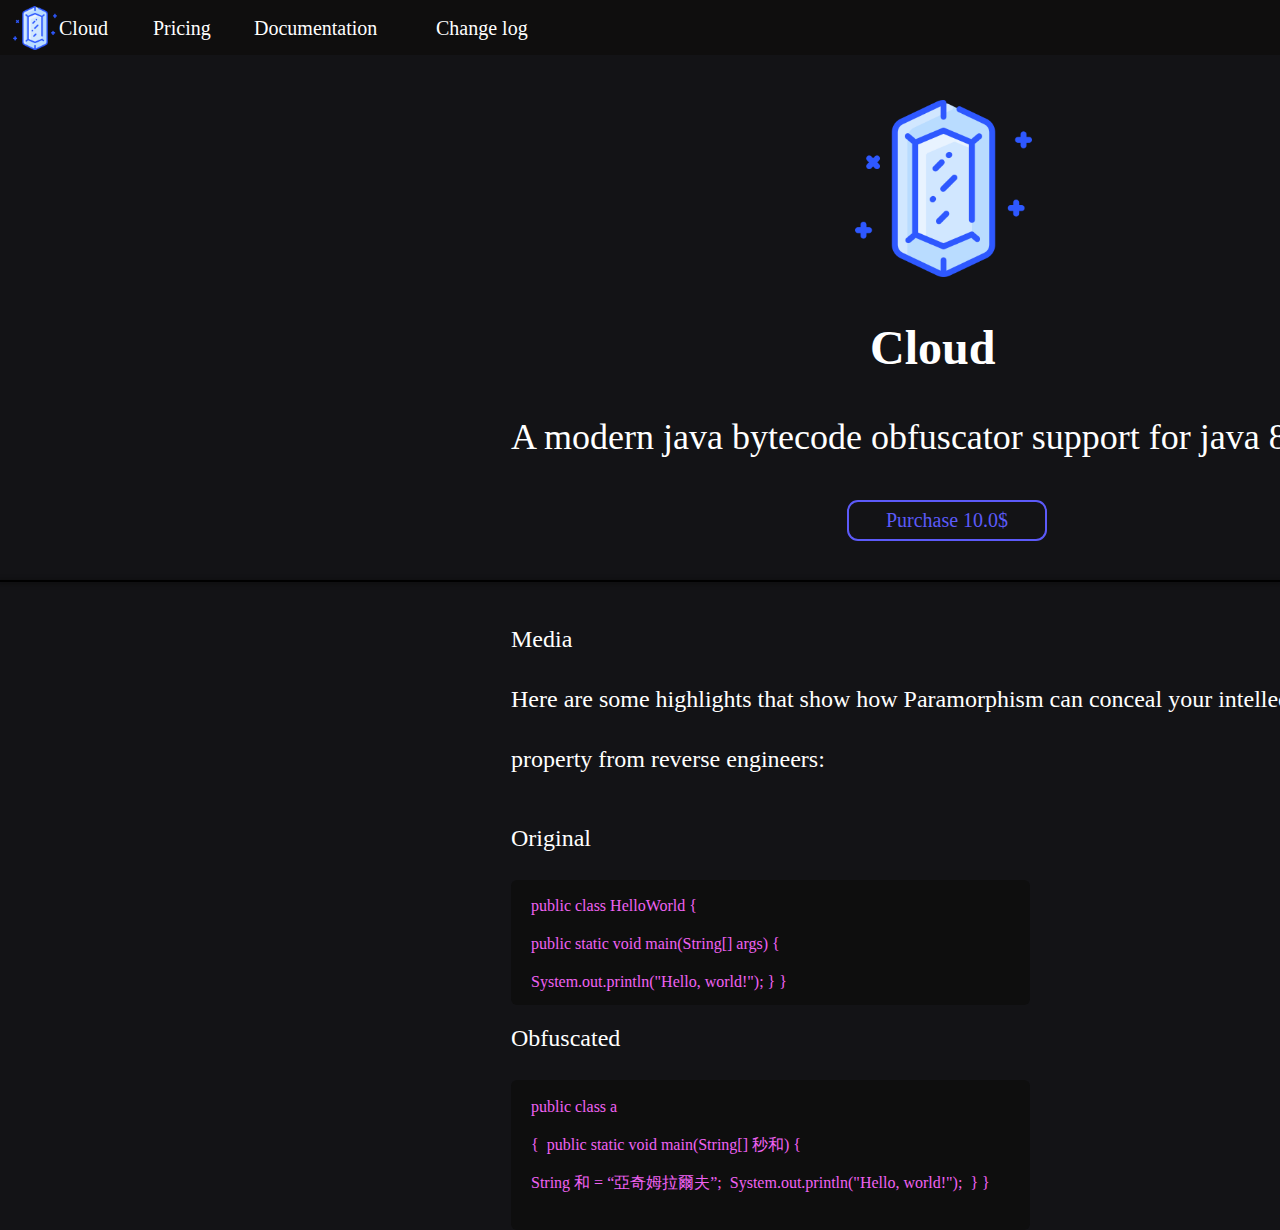
<file: index.html>
<!DOCTYPE html>
<html lang="en">
<head>
    <meta charset="UTF-8">
    <meta http-equiv="X-UA-Compatible" content="IE=edge">
    <meta name="viewport" content="width=device-width, initial-scale=1.0">
    <title>Cloud - A modern, powered java bytecode obfuscator</title>
    <link rel="stylesheet" href="style.css">
    <link rel="shortcut icon" href="favicon.ico" type="image/x-icon">
</head>
<body>
    

    <div>
        
    <p class="name-node">Cloud</p>
    <p class="info-node">A modern java bytecode obfuscator support for java 8</p>

    <button class="purchase">Purchase 10.0$</button>

    <p class="media-node">Media<br></br>
         Here are some highlights that show how Paramorphism can conceal your intellectual <br></br> property from reverse engineers:</p>

    <img src="icon2.png" alt="icon" class="icon">

    <div class="shadow-rect"></div>

    <p class="original">Original</p>

    <div class="original-rect">
        <p class="original-text">
            public class HelloWorld { <br></br>
                    public static void main(String[] args) { <br></br>
                   System.out.println("Hello, world!"); 
                }
            }
    </p>
    </div>
    
    <p class="obf">Obfuscated</p>

    <div class="obf-rect">
        <p class="obf-text">public class a <br></br>{     public static void main(String[] 秒和) {<br></br>
            String 和 = “亞奇姆拉爾夫”;   System.out.println("Hello, world!");     } }</p>
    </div>

    <div class="nav-rect">
        <img src="icon2.png" alt="icon3" class="icon3">
        <p class="cloud">Cloud</p>
        <p class="pricings">Pricing</p>
        <p class="doc">Documentation</p>
        <a href="log.html" class="log">Change log</a>
    </div>

    </div>

</body>
</html>
</file>
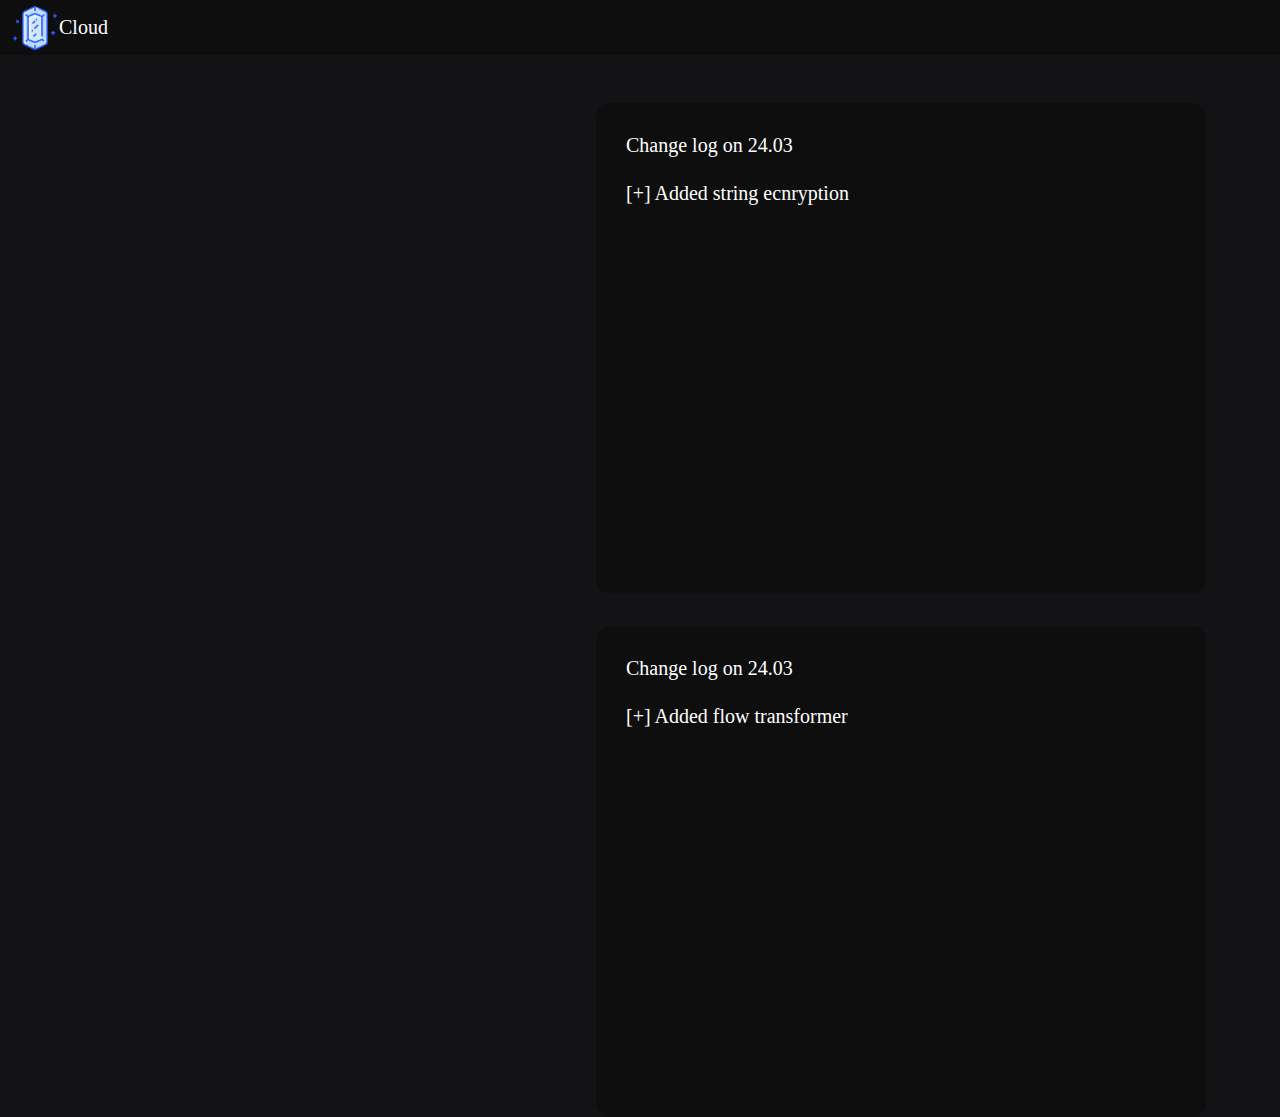
<file: log.html>
<!DOCTYPE html>
<html lang="en">
<head>
    <meta charset="UTF-8">
    <meta http-equiv="X-UA-Compatible" content="IE=edge">
    <meta name="viewport" content="width=device-width, initial-scale=1.0">
    <title>Cloud - change log</title>
    <link rel="stylesheet" href="style.css">
    <link rel="shortcut icon" href="favicon.ico" type="image/x-icon">
</head>
<body>
    
    <div class="nav-rect">
        <img src="icon2.png" alt="icon3" class="icon3">
        <a href="index.html" class="cloud2">Cloud</a>
    </div>

    <div class="log">
        
        

        <div class="rect1">
            <p class="changelog1">Change log on 24.03 <br></br> [+] Added string ecnryption</p>
        </div>
        
        <div class="rect2">
            <p class="changelog2">Change log on 24.03 <br></br> [+] Added flow transformer</p>
        </div>

    </div>

</body>
</html>
</file>
<file: style.css>
body {
    background: #131316;
}
.info-node{
    /* A modern java bytecode obfuscator support for java 8 */


position: absolute;
width: 898px;
height: 43px;
left: 511px;
top: 380px;

font-family: 'VK Sans Display';
font-style: normal;
font-weight: 400;
font-size: 36px;
line-height: 43px;

color: #FFFFFF;
}

.name-node{
    /* Cloud */


position: absolute;
width: 138px;
height: 60px;
left: 870px;
top: 270px;

font-family: 'VK Sans Display';
font-style: normal;
font-weight: 600;
font-size: 48px;
line-height: 60px;
/* identical to box height */


color: #FFFFFF;
}

.cloud2{
    transition: 0.5s;
    position: absolute;
    width: 56px;
    height: 24px;
    left: 59px;
    top: 15px;
    
    text-decoration: none;

    font-family: 'VK Sans Display';
    font-style: normal;
    font-weight: 400;
    font-size: 20px;
    line-height: 24px;
    /* identical to box height */
    color: white;   

}

.cloud2:hover{
    transition: 0.5s;
    text-shadow: 3px 3px 3px #5C5AF9;
    
}

.purchase{
    /* Rectangle 1 */

    transition: 0.5s;
box-sizing: border-box;

position: absolute;
width: 200px;
height: 41px;
left: 847px;
top: 500px;

font-family: 'VK Sans Display';
font-style: normal;
font-weight: 500;
font-size: 20px;
line-height: 25px;

color: #5C5AF9;

background-color: rgba(0, 0, 0, 0);

border: 2px solid #5C5AF9;
border-radius: 11px;
}

.purchase:hover{
    transition: 0.5s;
    background-color: #5C5AF9;
    color: white;
}

.shadow-rect{
    /* Rectangle 2 */


position: absolute;
width: 100%;
height: 2px;
left: 0px;
top: 580px;

background: #000000;
box-shadow: 0px 1px 4px 2px rgba(0, 0, 0, 0.25);
}

.media-node{
    /* Media Here are some highlights that show how Paramorphism can conceal your intellectual property from reverse engineers: */


position: absolute;
width: 1190px;
height: 120px;
left: 511px;
top: 600px;

font-family: 'VK Sans Display';
font-style: normal;
font-weight: 500;
font-size: 24px;
line-height: 30px;

color: #FFFFFF;
}

.icon{
    position: absolute;
width: 177px;
height: 177px;
left: 855px;
top: 100px;

}

.nav-rect{
    /* Rectangle 3 */


position: absolute;
width: 100%;
height: 55px;
left: 0px;
top: 0px;

background: #0F0E0E;
}
.icon3{
    position: absolute;
width: 44px;
height: 44px;
left: 13px;
top: 6px;


}

.cloud{
    position: absolute;
    width: 56px;
    height: 24px;
    left: 59px;
    top: -4px;
    
    font-family: 'VK Sans Display';
    font-style: normal;
    font-weight: 400;
    font-size: 20px;
    line-height: 24px;
    /* identical to box height */
    color: white;
}
.pricings{
    /* Pricing */


position: absolute;
width: 63px;
height: 24px;
left: 153px;
top: -4px;

font-family: 'VK Sans Display';
font-style: normal;
font-weight: 400;
font-size: 20px;
line-height: 24px;
/* identical to box height */


color: #FFFFFF;
}

.doc{
    position: absolute;
width: 144px;
height: 24px;
left: 254px;
top: -4px;

font-family: 'VK Sans Display';
font-style: normal;
font-weight: 400;
color: white;
font-size: 20px;
line-height: 24px;
/* identical to box height */
}

.log{
    transition: 0.5s;
    position: absolute;
width: 107px;
height: 24px;
left: 436px;
top: 16px;

color: white;

font-family: 'VK Sans Display';
font-style: normal;
font-weight: 400;
font-size: 20px;
text-decoration: none;
line-height: 24px;
/* identical to box height */


color: #FFFFFF;
}

.log:hover{
    transition: 0.5s;
    text-shadow: 3px 3px 3px #5C5AF9;
}

.rect1{
    /* Rectangle 4 */

transition: 0.5s;
position: absolute;
width: 610px;
height: 491px;
left: 160px;
top: 87px;

background: #0E0E0E;
border-radius: 15px;
}

.rect1:hover{
    transition: 0.5s;
    box-shadow: 0px 0 25px 5px #5C5AF9;

}

.changelog1{


position: absolute;
width: 280px;
height: 72px;
left: 30px;
top: 10px;

font-family: 'VK Sans Display';
font-style: normal;
font-weight: 400;
font-size: 20px;
line-height: 24px;

color: #FFFFFF;
}

.rect2{
    /* Rectangle 5 */

transition: 0.5s;
position: absolute;
width: 610px;
height: 491px;
left: 160px;
top: 610px;

background: #0E0E0E;
border-radius: 15px;
}

.changelog2{    
    position: relative;
    left: 30px;
    top: 10px;
}

.rect2:hover{
    transition: 0.5s;
    box-shadow: 0px 0 25px 5px #5C5AF9;

}

.original{
    position: absolute;
width: 85px;
height: 29px;
left: 511px;
top: 800px;

font-family: 'VK Sans Display';
font-style: normal;
font-weight: 400;
font-size: 24px;
line-height: 29px;
/* identical to box height */


color: #FFFFFF;

}

.original-rect{
    /* Rectangle 4 */
    


position: absolute;
width: 519px;
height: 125px;
left: 511px;
top: 880px;

background: #0e0e0e;
border-radius: 6px;
}
.original-text{
    /* public class HelloWorld { public static void main(String[] args) { System.out.println("Hello, world!"); }} */


position: absolute;
width: 288px;
height: 95px;
left: 20px;
top: 500;

font-family: 'VK Sans Display';
font-style: normal;
font-weight: 400;
font-size: 16px;
line-height: 19px;

color: #EF62F2;
}

.obf-rect{
    /* Rectangle 5 */


position: absolute;
width: 519px;
height: 150px;
left: 511px;
top: 1080px;

background: #0e0e0e;
border-radius: 6px;
}

.obf{
    position: absolute;
    width: 85px;
    height: 29px;
    left: 511px;
    top: 1000px;
    
    font-family: 'VK Sans Display';
    font-style: normal;
    font-weight: 400;
    font-size: 24px;
    line-height: 29px;
    /* identical to box height */
    
    
    color: #FFFFFF;
}

.obf-text{
    
position: absolute;
width: 480px;
height: 95px;
left: 20px;
top: 1px;

font-family: 'VK Sans Display';
font-style: normal;
font-weight: 400;
font-size: 16px;
line-height: 19px;

color: #EF62F2;
}
</file>
